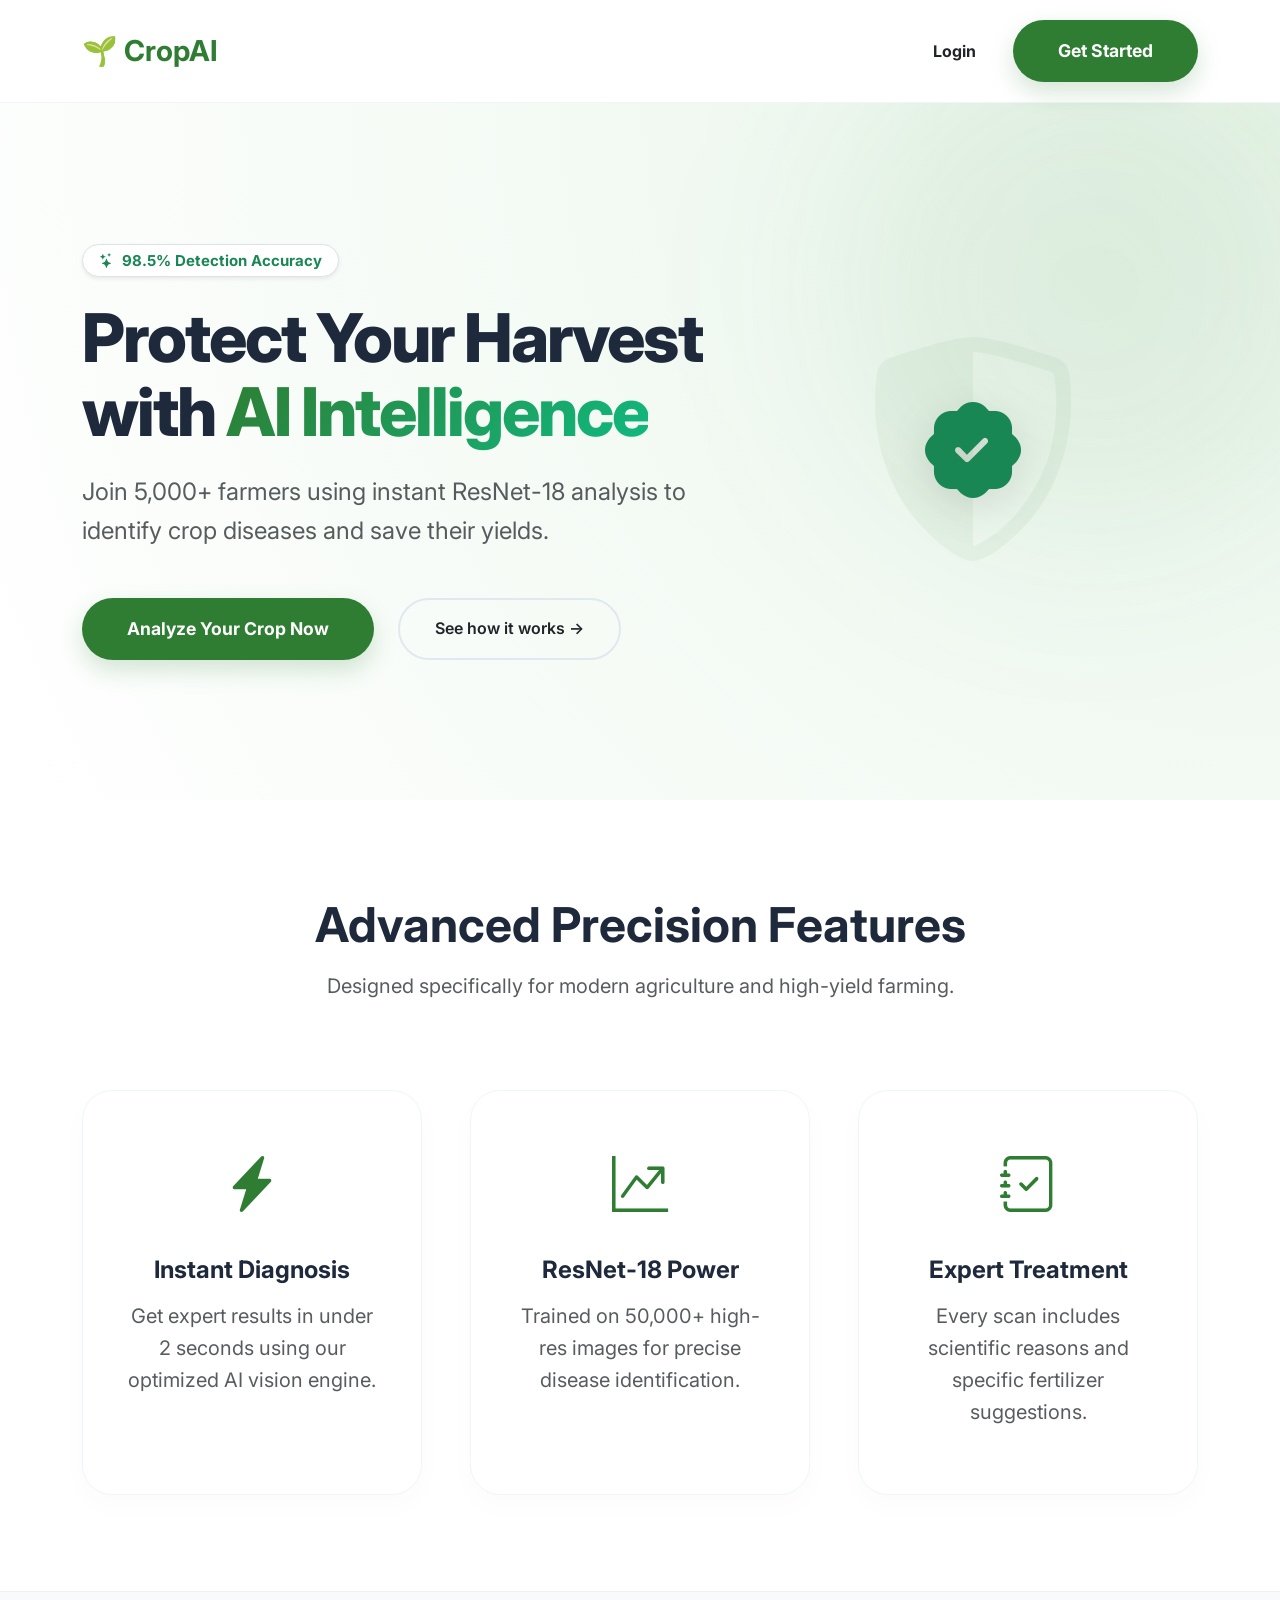
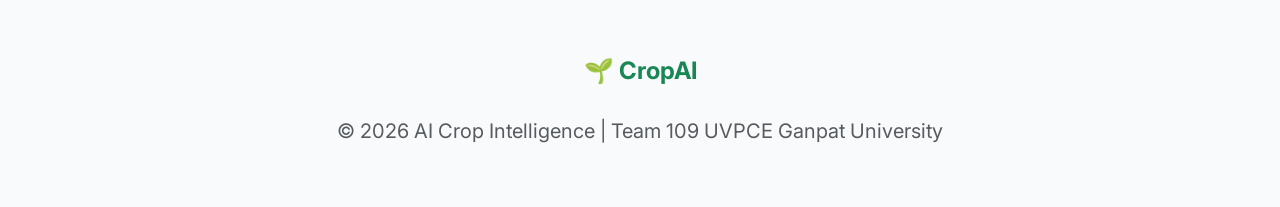
<file: templates/index.html>
<!DOCTYPE html>
<html lang="en">
<head>
    <meta charset="UTF-8">
    <meta name="viewport" content="width=device-width, initial-scale=1.0">
    <title>AI Crop Intelligence | Home</title>
    <link href="https://fonts.googleapis.com/css2?family=Inter:wght@400;600;800&display=swap" rel="stylesheet">
    <link href="https://cdn.jsdelivr.net/npm/bootstrap@5.3.0/dist/css/bootstrap.min.css" rel="stylesheet">
    <link rel="stylesheet" href="https://cdn.jsdelivr.net/npm/bootstrap-icons@1.11.0/font/bootstrap-icons.css">
    
    <style>
        :root { 
            --primary: #2e7d32;      /* Nature Green */
            --primary-light: #e8f5e9;
            --accent: #10b981;       /* AI Emerald */
            --text-dark: #1e293b;
            --text-muted: #64748b;
            --glass: rgba(255, 255, 255, 0.8);
        }

        body { 
            background-color: #ffffff; 
            color: var(--text-dark); 
            font-family: 'Inter', sans-serif; 
            font-size: 20px; /* Increased base font size for readability */
            line-height: 1.6;
        }

        /* --- Smooth Navigation --- */
        .navbar { 
            background: var(--glass) !important; 
            backdrop-filter: blur(15px); 
            border-bottom: 1px solid #f1f5f9; 
            padding: 20px 0;
        }
        .navbar-brand { color: var(--primary) !important; font-size: 1.8rem !important; }

        /* --- Hero Section: Airy & Modern --- */
        .hero-section { 
            padding: 140px 0; 
            background: radial-gradient(circle at top right, var(--primary-light), #ffffff); 
            position: relative;
            overflow: hidden;
        }

        /* Soft animated glow effect */
        .hero-section::after {
            content: '';
            position: absolute;
            top: -10%; right: -5%;
            width: 500px; height: 500px;
            background: rgba(46, 125, 50, 0.08);
            filter: blur(100px);
            border-radius: 50%;
            z-index: 0;
        }

        h1.display-3 { 
            font-size: 4.2rem; /* Ultra bold and large headers */
            font-weight: 800; 
            letter-spacing: -2px;
            color: var(--text-dark);
            line-height: 1.1;
        }

        .text-gradient { 
            background: linear-gradient(135deg, var(--primary), var(--accent)); 
            -webkit-background-clip: text; 
            -webkit-text-fill-color: transparent; 
        }

        /* --- Interactive Feature Cards --- */
        .feature-card { 
            background: #ffffff; 
            border: 1px solid #f1f5f9; 
            border-radius: 30px; 
            padding: 50px 40px; 
            box-shadow: 0 10px 30px rgba(0,0,0,0.02);
            transition: all 0.4s cubic-bezier(0.175, 0.885, 0.32, 1.275); 
            height: 100%;
        }

        .feature-card:hover { 
            transform: translateY(-15px); 
            box-shadow: 0 30px 60px rgba(46, 125, 50, 0.1); 
            border-color: var(--primary-light);
        }

        .feature-icon {
            font-size: 3.5rem;
            color: var(--primary);
            margin-bottom: 25px;
            display: inline-block;
        }

        /* --- Premium Pill Buttons --- */
        .btn-success { 
            background: var(--primary); 
            border: none;
            padding: 18px 45px; 
            border-radius: 50px; 
            font-weight: 700; 
            font-size: 1.1rem;
            box-shadow: 0 10px 25px rgba(46, 125, 50, 0.2);
            transition: 0.3s ease;
        }

        .btn-success:hover { 
            background: #1b5e20; 
            transform: scale(1.05) translateY(-2px);
            box-shadow: 0 15px 35px rgba(46, 125, 50, 0.3);
        }

        .btn-outline-dark { 
            border: 2px solid #e2e8f0;
            padding: 16px 35px;
            border-radius: 50px;
            font-weight: 600;
            transition: 0.3s;
        }

        .btn-outline-dark:hover {
            background: #f8fafc;
            border-color: var(--text-dark);
            color: var(--text-dark);
        }

        footer { background: #f8fafc; padding: 60px 0; border-top: 1px solid #edf2f7; }
    </style>
</head>
<body>

    <nav class="navbar navbar-expand-lg sticky-top">
        <div class="container">
            <a class="navbar-brand fw-bold" href="#">🌱 CropAI</a>
            <div class="d-flex align-items-center">
                <a href="/login" class="btn btn-link text-dark text-decoration-none fw-bold me-4">Login</a>
                <a href="/signup" class="btn btn-success">Get Started</a>
            </div>
        </div>
    </nav>

    <header class="hero-section">
        <div class="container position-relative" style="z-index: 1;">
            <div class="row align-items-center">
                <div class="col-lg-7">
                    <span class="badge bg-white text-success shadow-sm px-3 py-2 mb-4 rounded-pill border">
                        <i class="bi bi-stars me-2"></i>98.5% Detection Accuracy
                    </span>
                    <h1 class="display-3 mb-4">Protect Your Harvest with <span class="text-gradient">AI Intelligence</span></h1>
                    <p class="text-muted mb-5 fs-4">Join 5,000+ farmers using instant ResNet-18 analysis to identify crop diseases and save their yields.</p>
                    <div class="d-flex flex-wrap gap-4">
                        <a href="/signup" class="btn btn-success">Analyze Your Crop Now</a>
                        <a href="#features" class="btn btn-outline-dark">See how it works →</a>
                    </div>
                </div>
                <div class="col-lg-5 d-none d-lg-block text-center">
                    <div class="position-relative">
                        <i class="bi bi-shield-shaded" style="font-size: 14rem; color: var(--primary); opacity: 0.05;"></i>
                        <div class="position-absolute top-50 start-50 translate-middle">
                             <i class="bi bi-patch-check-fill text-success" style="font-size: 6rem; filter: drop-shadow(0 10px 20px rgba(0,0,0,0.1));"></i>
                        </div>
                    </div>
                </div>
            </div>
        </div>
    </header>

    <section id="features" class="container py-5 my-5">
        <div class="text-center mb-5 pb-4">
            <h2 class="display-5 fw-bold mb-3">Advanced Precision Features</h2>
            <p class="text-muted fs-5">Designed specifically for modern agriculture and high-yield farming.</p>
        </div>
        <div class="row g-5">
            <div class="col-md-4">
                <div class="feature-card text-center">
                    <div class="feature-icon"><i class="bi bi-lightning-charge-fill"></i></div>
                    <h4 class="fw-bold mb-3">Instant Diagnosis</h4>
                    <p class="text-muted">Get expert results in under 2 seconds using our optimized AI vision engine.</p>
                </div>
            </div>
            <div class="col-md-4">
                <div class="feature-card text-center">
                    <div class="feature-icon"><i class="bi bi-graph-up-arrow"></i></div>
                    <h4 class="fw-bold mb-3">ResNet-18 Power</h4>
                    <p class="text-muted">Trained on 50,000+ high-res images for precise disease identification.</p>
                </div>
            </div>
            <div class="col-md-4">
                <div class="feature-card text-center">
                    <div class="feature-icon"><i class="bi bi-journal-check"></i></div>
                    <h4 class="fw-bold mb-3">Expert Treatment</h4>
                    <p class="text-muted">Every scan includes scientific reasons and specific fertilizer suggestions.</p>
                </div>
            </div>
        </div>
    </section>

    <footer>
        <div class="container text-center">
            <div class="mb-4">
                <span class="fs-4 fw-bold text-success">🌱 CropAI</span>
            </div>
            <p class="text-muted mb-0">© 2026 AI Crop Intelligence | Team 109 UVPCE Ganpat University</p>
        </div>
    </footer>

</body>
</html>
</file>
